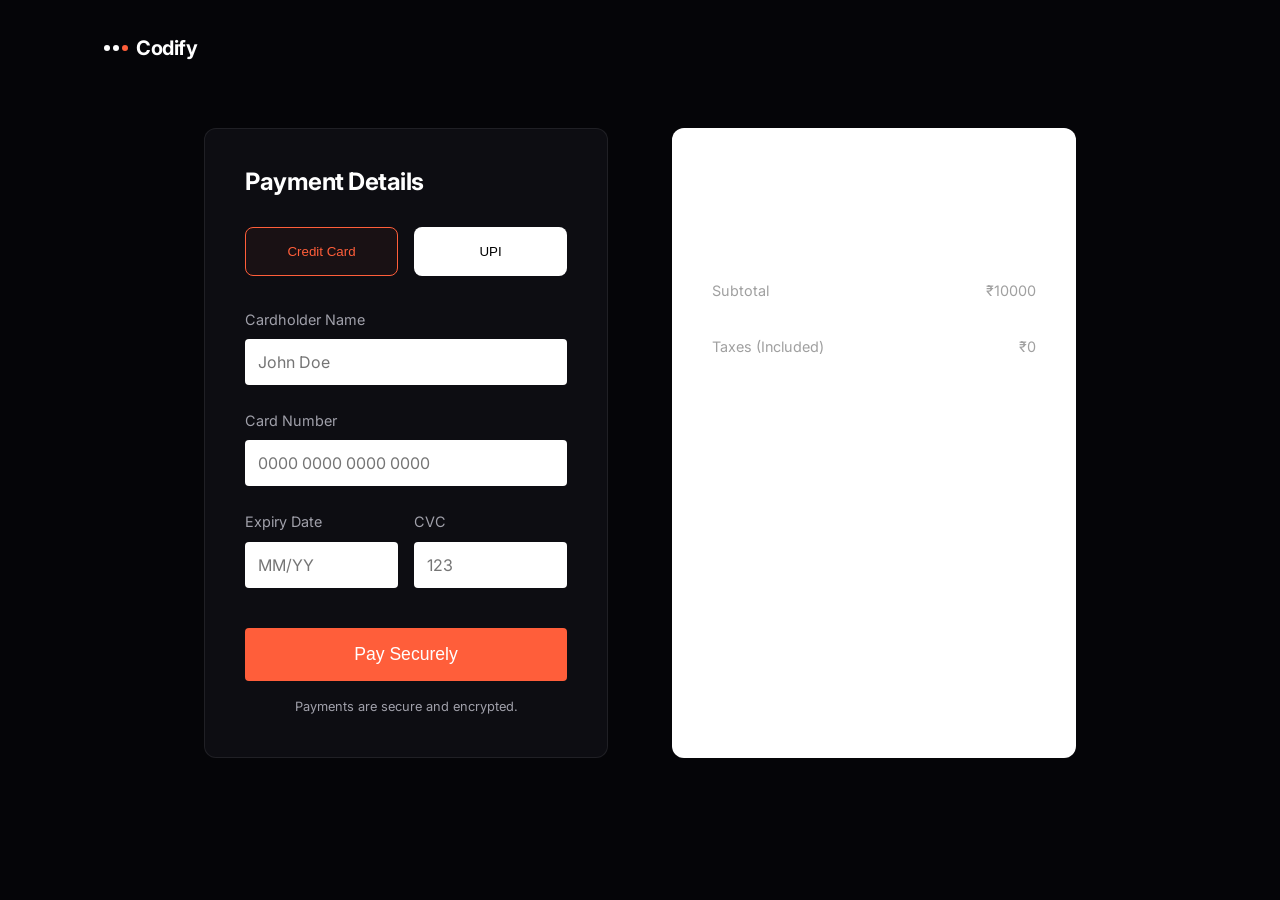
<file: checkout.html>
<!DOCTYPE html>
<html lang="en">
<head>
    <meta charset="UTF-8">
    <meta name="viewport" content="width=device-width, initial-scale=1.0">
    <title>Codify - Secure Checkout</title>
    <link rel="stylesheet" href="style.css">
    <link href="https://fonts.googleapis.com/css2?family=Inter:wght@300;400;500;600;700&display=swap" rel="stylesheet">
    <style>
        body { background-color: var(--bg-color); }
        .checkout-container {
            max-width: 1000px;
            margin: 4rem auto;
            padding: 0 5%;
            display: grid;
            grid-template-columns: 1fr 1fr;
            gap: 4rem;
        }
        @media (max-width: 768px) {
            .checkout-container { grid-template-columns: 1fr; }
        }
        .checkout-form {
            background: var(--card-bg);
            padding: 2.5rem;
            border-radius: 12px;
            border: 1px solid var(--border-color);
        }
        .order-summary {
            padding: 2.5rem;
            background: var(--text-primary);
            color: white;
            border-radius: 12px;
        }
        .form-group {
            margin-bottom: 1.5rem;
        }
        .form-group label {
            display: block;
            margin-bottom: 0.5rem;
            font-size: 0.9rem;
            color: var(--text-secondary);
        }
        .form-control {
            width: 100%;
            padding: 0.75rem;
            border: 1px solid var(--border-color);
            border-radius: 4px;
            font-family: inherit;
            font-size: 1rem;
        }
        .form-control:focus {
            outline: none;
            border-color: var(--accent-orange);
        }
        .payment-methods {
            display: flex;
            gap: 1rem;
            margin-bottom: 2rem;
            margin-top: 1rem;
        }
        .pm-btn {
            flex: 1;
            padding: 1rem;
            border: 1px solid var(--border-color);
            background: white;
            border-radius: 8px;
            cursor: pointer;
            font-weight: 500;
            transition: all 0.2s;
        }
        .pm-btn.active {
            border-color: var(--accent-orange);
            background: rgba(255, 94, 58, 0.05);
            color: var(--accent-orange);
        }
        .summary-row {
            display: flex;
            justify-content: space-between;
            margin-bottom: 1rem;
            padding-bottom: 1rem;
            border-bottom: 1px solid rgba(255,255,255,0.1);
        }
        .summary-total {
            font-size: 1.5rem;
            font-weight: 700;
            border-bottom: none;
            padding-bottom: 0;
            margin-top: 2rem;
        }
        
        /* Processing Overlay */
        .processing-overlay {
            position: fixed;
            top: 0; left: 0; right: 0; bottom: 0;
            background: rgba(255,255,255,0.9);
            display: flex;
            flex-direction: column;
            justify-content: center;
            align-items: center;
            z-index: 9999;
            opacity: 0;
            pointer-events: none;
            transition: opacity 0.3s;
        }
        .processing-overlay.active {
            opacity: 1;
            pointer-events: all;
        }
        .spinner {
            width: 50px;
            height: 50px;
            border: 3px solid var(--border-color);
            border-top-color: var(--accent-orange);
            border-radius: 50%;
            animation: spin 1s linear infinite;
            margin-bottom: 1rem;
        }
        @keyframes spin { 100% { transform: rotate(360deg); } }
    </style>
</head>
<body>
    <div class="container" style="padding-top: 2rem;">
        <div class="logo">
            <div class="logo-symbol">
                <span></span><span></span><span></span>
            </div>
            <span class="logo-text"><a href="index.html">Codify</a></span>
        </div>
    </div>

    <div class="checkout-container">
        <div class="checkout-form">
            <h2 style="margin-bottom: 2rem; font-size: 1.5rem;">Payment Details</h2>
            
            <div class="payment-methods">
                <button class="pm-btn active" data-method="card">Credit Card</button>
                <button class="pm-btn" data-method="upi">UPI</button>
            </div>

            <!-- Card Form -->
            <form id="paymentForm">
                <div id="cardFields">
                    <div class="form-group">
                        <label>Cardholder Name</label>
                        <input type="text" class="form-control" required placeholder="John Doe">
                    </div>
                    <div class="form-group">
                        <label>Card Number</label>
                        <input type="text" class="form-control" required placeholder="0000 0000 0000 0000">
                    </div>
                    <div style="display: flex; gap: 1rem;">
                        <div class="form-group" style="flex:1;">
                            <label>Expiry Date</label>
                            <input type="text" class="form-control" required placeholder="MM/YY">
                        </div>
                        <div class="form-group" style="flex:1;">
                            <label>CVC</label>
                            <input type="text" class="form-control" required placeholder="123">
                        </div>
                    </div>
                </div>

                <div id="upiFields" class="hidden">
                    <div class="form-group">
                        <label>UPI ID</label>
                        <input type="text" class="form-control" placeholder="username@bank">
                    </div>
                </div>

                <button type="submit" class="btn-primary" style="width: 100%; margin-top: 1rem; padding: 1rem; font-size: 1.1rem;">
                    Pay Securely
                </button>
                <p style="text-align: center; font-size: 0.8rem; color: var(--text-secondary); margin-top: 1rem;">
                    Payments are secure and encrypted.
                </p>
            </form>
        </div>

        <div class="order-summary">
            <h3 style="margin-bottom: 2rem; color: white;">Order Summary</h3>
            <div class="summary-row">
                <span id="planName">Starter Plan</span>
                <span id="planPrice">₹10000</span>
            </div>
            <div class="summary-row" style="color: #a0a0a0; font-size: 0.9rem;">
                <span>Subtotal</span>
                <span id="subTotal">₹10000</span>
            </div>
            <div class="summary-row" style="color: #a0a0a0; font-size: 0.9rem;">
                <span>Taxes (Included)</span>
                <span>₹0</span>
            </div>
            <div class="summary-row summary-total">
                <span>Total</span>
                <span id="totalPrice">₹10000</span>
            </div>
        </div>
    </div>

    <!-- Processing Overlay -->
    <div class="processing-overlay" id="overlay">
        <div class="spinner"></div>
        <h3 style="color: var(--text-primary);">Processing Payment...</h3>
        <p style="color: var(--text-secondary); margin-top: 0.5rem;">Please don't close this window.</p>
    </div>

    <script>
        const urlParams = new URLSearchParams(window.location.search);
        const plan = urlParams.get('plan') || 'starter';
        
        const plans = {
            'basic': { name: 'Basic Plan', price: '₹5000' },
            'starter': { name: 'Starter Plan', price: '₹10000' },
            'premium': { name: 'Premium Plan', price: '₹15000' }
        };
        
        const selectedPlan = plans[plan];
        document.getElementById('planName').textContent = selectedPlan.name;
        document.getElementById('planPrice').textContent = selectedPlan.price;
        document.getElementById('subTotal').textContent = selectedPlan.price;
        document.getElementById('totalPrice').textContent = selectedPlan.price;

        // Payment Method Toggle
        const pmBtns = document.querySelectorAll('.pm-btn');
        const cardFields = document.getElementById('cardFields');
        const upiFields = document.getElementById('upiFields');

        pmBtns.forEach(btn => {
            btn.addEventListener('click', () => {
                pmBtns.forEach(b => b.classList.remove('active'));
                btn.classList.add('active');
                
                if (btn.dataset.method === 'card') {
                    cardFields.classList.remove('hidden');
                    upiFields.classList.add('hidden');
                    cardFields.querySelectorAll('input').forEach(i => i.required = true);
                    upiFields.querySelectorAll('input').forEach(i => i.required = false);
                } else {
                    cardFields.classList.add('hidden');
                    upiFields.classList.remove('hidden');
                    cardFields.querySelectorAll('input').forEach(i => i.required = false);
                    upiFields.querySelectorAll('input').forEach(i => i.required = true);
                }
            });
        });

        // Form Submit Simulation
        document.getElementById('paymentForm').addEventListener('submit', (e) => {
            e.preventDefault();
            document.getElementById('overlay').classList.add('active');
            
            // Simulate API call and redirect
            setTimeout(() => {
                window.location.href = 'index.html?payment_success=true';
            }, 2500);
        });
    </script>
</body>
</html>
</file>
<file: style.css>
/* Core Variables - Ultimate Premium Dark Mode */
:root {
    --bg-color: #050508;
    --text-primary: #ffffff;
    --text-secondary: #a0a0aa;
    --accent-orange: #ff5e3a;
    --border-color: rgba(255, 255, 255, 0.08);
    --card-bg: #0d0d12;
    --font-main: 'Inter', sans-serif;
}

/* Elite CSS Custom Cursor */
@media (hover: hover) and (pointer: fine) {
    * {
        cursor: none !important;
    }
}
.custom-cursor {
    position: fixed; width: 45px; height: 45px; border: 1px solid rgba(255, 94, 58, 0.4); border-radius: 50%; pointer-events: none; z-index: 9999; transform: translate(-50%, -50%); transition: width 0.3s cubic-bezier(0.165, 0.84, 0.44, 1), height 0.3s cubic-bezier(0.165, 0.84, 0.44, 1), background-color 0.3s, border-color 0.3s, left 0.15s ease-out, top 0.15s ease-out;
    backdrop-filter: blur(2px);
}
.custom-cursor-dot {
    position: fixed; width: 8px; height: 8px; background-color: var(--accent-orange); border-radius: 50%; pointer-events: none; z-index: 10000; transform: translate(-50%, -50%); box-shadow: 0 0 15px rgba(255, 94, 58, 0.8); transition: left 0.05s linear, top 0.05s linear;
}
.custom-cursor.hovering {
    width: 65px; height: 65px; background-color: rgba(255, 94, 58, 0.05); border-color: rgba(255, 94, 58, 0.8);
}

/* Hide custom cursor completely on mobile/touch devices */
@media (hover: none), (pointer: coarse), (max-width: 768px) {
    .custom-cursor, .custom-cursor-dot {
        display: none !important;
    }
}

@keyframes twinkle { 0% { opacity: 0.1; } 100% { opacity: 0.9; } }
@keyframes float1 { 0% { transform: translate(0, 0) scale(1); } 100% { transform: translate(3vw, 3vw) scale(1.05); } }
@keyframes float2 { 0% { transform: translate(0, 0) scale(1); } 100% { transform: translate(-3vw, -3vw) scale(1.1); } }
/* Reset & Base Styles */
* {
    margin: 0;
    padding: 0;
    box-sizing: border-box;
}

body {
    font-family: var(--font-main);
    background-color: var(--bg-color);
    color: var(--text-primary);
    line-height: 1.6;
    -webkit-font-smoothing: antialiased;
}

a {
    text-decoration: none;
    color: inherit;
    transition: color 0.3s ease;
}

.hidden {
    display: none !important;
}

/* Navigation */
.navbar {
    display: flex;
    justify-content: space-between;
    align-items: center;
    padding: 1.5rem 5%;
    background-color: transparent;
    position: fixed;
    width: 100%;
    top: 0;
    z-index: 1000;
    transition: background-color 0.3s ease;
}

.navbar.scrolled {
    background-color: rgba(5, 5, 8, 0.85);
    backdrop-filter: blur(16px);
    border-bottom: 1px solid var(--border-color);
    box-shadow: 0 10px 40px rgba(0,0,0,0.5);
}

.logo {
    display: flex;
    align-items: center;
    gap: 0.5rem;
    font-weight: 700;
    font-size: 1.25rem;
    letter-spacing: -0.02em;
}

.logo-symbol {
    display: flex;
    gap: 3px;
}

.logo-symbol span {
    width: 6px;
    height: 6px;
    background-color: var(--text-primary);
    border-radius: 50%;
}

.logo-symbol span:last-child {
    background-color: var(--accent-orange);
}

.nav-links {
    display: flex;
    align-items: center;
    gap: 2rem;
    font-size: 0.9rem;
    font-weight: 500;
}

.nav-links a:hover {
    color: var(--accent-orange);
}

/* Buttons */
.btn-primary {
    background-color: var(--accent-orange);
    color: white;
    padding: 0.75rem 1.5rem;
    border-radius: 4px;
    font-weight: 500;
    border: none;
    cursor: pointer;
    transition: background-color 0.3s ease, transform 0.2s ease;
}

.btn-primary:hover {
    background-color: #e64a2e;
    color: white !important;
    transform: translateY(-2px);
}

.btn-outline {
    background-color: transparent;
    color: var(--text-primary);
    padding: 0.75rem 1.5rem;
    border-radius: 4px;
    font-weight: 500;
    border: 1px solid var(--border-color);
    cursor: pointer;
    transition: all 0.3s ease;
}

.btn-outline:hover {
    border-color: var(--text-primary);
    background-color: var(--text-primary);
    color: white;
}

/* Modal */
.modal {
    position: fixed;
    top: 0;
    left: 0;
    width: 100%;
    height: 100%;
    background-color: rgba(0, 0, 0, 0.5);
    backdrop-filter: blur(5px);
    display: flex;
    justify-content: center;
    align-items: center;
    z-index: 2000;
    opacity: 0;
    pointer-events: none;
    transition: opacity 0.3s ease;
}

.modal.active {
    opacity: 1;
    pointer-events: auto;
}

.modal-content {
    background-color: var(--card-bg);
    padding: 3rem;
    border-radius: 12px;
    width: 100%;
    max-width: 400px;
    position: relative;
    text-align: center;
    box-shadow: 0 20px 40px rgba(0,0,0,0.1);
    transform: translateY(20px);
    transition: transform 0.3s ease;
}

.modal.active .modal-content {
    transform: translateY(0);
}

.close-btn {
    position: absolute;
    top: 1rem;
    right: 1.5rem;
    font-size: 1.5rem;
    cursor: pointer;
    color: var(--text-secondary);
}

.modal-content h2 {
    margin-bottom: 0.5rem;
    font-size: 1.5rem;
}

.modal-content p {
    color: var(--text-secondary);
    margin-bottom: 2rem;
    font-size: 0.9rem;
}

.btn-google {
    display: flex;
    align-items: center;
    justify-content: center;
    gap: 10px;
    width: 100%;
    padding: 0.75rem;
    background-color: white;
    border: 1px solid var(--border-color);
    border-radius: 4px;
    font-family: var(--font-main);
    font-size: 1rem;
    font-weight: 500;
    cursor: pointer;
    transition: background-color 0.2s;
}

.btn-google:hover {
    background-color: #f1f1f1;
}

/* Typography Base */
h1, h2, h3, h4 {
    color: var(--text-primary);
    line-height: 1.1;
    letter-spacing: -0.02em;
}

.container {
    width: 100%;
    max-width: 1200px;
    margin: 0 auto;
    padding: 0 5%;
}

.section-title {
    font-size: 3rem;
    font-weight: 600;
    margin-bottom: 3rem;
    text-align: center;
}

.section-title-large {
    font-size: 4rem;
    font-weight: 700;
    margin-bottom: 1.5rem;
}

.section-subtitle {
    font-size: 1.25rem;
    color: var(--text-secondary);
    max-width: 600px;
    margin: 0 auto 4rem;
}

.section-label {
    font-size: 0.8rem;
    font-weight: 600;
    letter-spacing: 0.1em;
    color: var(--accent-orange);
    text-transform: uppercase;
    margin-bottom: 1rem;
}

.text-center { text-align: center; }
.text-left { text-align: left; }
.mt-lg { margin-top: 5rem; }

/* Hero Section */
.hero {
    min-height: 100vh;
    display: flex;
    align-items: center;
    padding-top: 80px;
}

.hero-container {
    max-width: 800px;
    margin: 0 auto;
    text-align: center;
}

.hero-title {
    font-size: clamp(3rem, 6vw, 5rem);
    font-weight: 400;
    margin-bottom: 1.5rem;
}

.hero-title span {
    font-style: italic;
    color: var(--accent-orange);
}

.hero-subtitle {
    font-size: 1.25rem;
    color: var(--text-secondary);
    margin-bottom: 3rem;
    max-width: 500px;
    margin-left: auto;
    margin-right: auto;
}

.hero-cta-group {
    display: flex;
    justify-content: center;
    gap: 1rem;
}

/* Philosophy Section */
.philosophy {
    padding: 8rem 0;
    background-color: var(--card-bg);
}

.philosophy-grid {
    display: grid;
    grid-template-columns: repeat(auto-fit, minmax(280px, 1fr));
    gap: 4rem;
    margin-top: 5rem;
}

.philosophy-grid h3 {
    font-size: 1.5rem;
    margin-bottom: 1rem;
}

.philosophy-grid p {
    color: var(--text-secondary);
    font-size: 1.1rem;
}

/* Services Section */
.services {
    padding: 8rem 0;
}

.services-header {
    text-align: left;
    margin-bottom: 3rem;
    border-bottom: 1px solid var(--border-color);
    padding-bottom: 2rem;
    position: relative;
}

.services-title {
    font-size: 2rem;
    margin-bottom: 0.5rem;
}

.services-desc {
    color: var(--text-secondary);
}

.accent-link {
    color: var(--accent-orange);
    font-weight: 600;
    font-size: 0.85rem;
    letter-spacing: 0.05em;
    text-transform: uppercase;
    position: absolute;
    right: 0;
    bottom: 2rem;
}

.services-list {
    display: grid;
    grid-template-columns: repeat(auto-fit, minmax(300px, 1fr));
    gap: 2rem;
    text-align: left;
}

.service-item {
    padding: 2.5rem;
    background-color: var(--card-bg);
    border-radius: 12px;
    transition: transform 0.3s ease, box-shadow 0.3s ease;
}

.service-item:hover {
    transform: translateY(-5px);
    box-shadow: 0 10px 30px rgba(0,0,0,0.05);
}

.service-icon {
    color: var(--accent-orange);
    margin-bottom: 1.5rem;
}

.service-item h4 {
    font-size: 1.25rem;
    margin-bottom: 1rem;
}

.service-item p {
    color: var(--text-secondary);
    margin-bottom: 1.5rem;
    font-size: 0.95rem;
}

.learn-more {
    font-size: 0.9rem;
    font-weight: 600;
    display: inline-flex;
    align-items: center;
    gap: 0.5rem;
}

.learn-more:hover {
    color: var(--accent-orange);
}

/* Portfolio Section */
.portfolio {
    padding: 8rem 0;
    background-color: var(--bg-color);
}

.portfolio-header {
    display: flex;
    justify-content: space-between;
    align-items: flex-end;
    margin-bottom: 4rem;
}

.portfolio-grid {
    display: grid;
    grid-template-columns: repeat(auto-fit, minmax(400px, 1fr));
    gap: 2rem;
}

.portfolio-card {
    height: 400px;
    border-radius: 12px;
    padding: 3rem;
    display: flex;
    flex-direction: column;
    justify-content: flex-end;
    transition: transform 0.4s cubic-bezier(0.165, 0.84, 0.44, 1);
    position: relative;
    overflow: hidden;
}

.portfolio-card::after {
    content: '';
    position: absolute;
    top: 0; left: 0; right: 0; bottom: 0;
    box-shadow: inset 0 -100px 50px -50px rgba(0,0,0,0.05);
}

.portfolio-card:hover {
    transform: translateY(-10px);
}

.portfolio-content {
    position: relative;
    z-index: 2;
}

.portfolio-card h3 {
    font-size: 2rem;
    margin-bottom: 0.5rem;
}

.portfolio-card p {
    color: var(--text-secondary);
    font-size: 0.9rem;
    text-transform: uppercase;
    letter-spacing: 0.05em;
}

/* Pricing Section */
.pricing {
    padding: 8rem 0;
    background-color: var(--card-bg);
}

.pricing-grid {
    display: grid;
    grid-template-columns: repeat(auto-fit, minmax(300px, 1fr));
    gap: 2rem;
    max-width: 1000px;
    margin: 0 auto;
}

.pricing-card {
    padding: 3rem;
    border-radius: 16px;
    border: 1px solid var(--border-color);
    background-color: var(--card-bg);
    display: flex;
    flex-direction: column;
    position: relative;
    transition: transform 0.3s ease, box-shadow 0.3s ease;
}

.pricing-card:hover {
    transform: translateY(-5px);
    box-shadow: 0 20px 40px rgba(0,0,0,0.05);
}

.pricing-card.recommended {
    border-color: var(--accent-orange);
    box-shadow: 0 10px 30px rgba(255, 94, 58, 0.1);
}

.recommended-badge {
    position: absolute;
    top: -12px;
    left: 50%;
    transform: translateX(-50%);
    background-color: var(--accent-orange);
    color: white;
    padding: 0.25rem 1rem;
    border-radius: 20px;
    font-size: 0.75rem;
    font-weight: 600;
    letter-spacing: 0.05em;
    text-transform: uppercase;
}

.pricing-card h3 {
    font-size: 1.25rem;
    margin-bottom: 1rem;
}

.price {
    font-size: 3rem;
    font-weight: 700;
    color: var(--text-primary);
    margin-bottom: 0.5rem;
}

.pricing-desc {
    color: var(--text-secondary);
    margin-bottom: 2rem;
    font-size: 0.95rem;
    min-height: 48px;
}

.pricing-features {
    list-style: none;
    margin-bottom: 3rem;
    flex-grow: 1;
    text-align: left;
}

.pricing-features li {
    padding: 0.75rem 0;
    border-bottom: 1px solid var(--border-color);
    color: var(--text-secondary);
    font-size: 0.95rem;
}

.pricing-features li:last-child {
    border-bottom: none;
}

.pricing-card .btn-outline,
.pricing-card .btn-primary {
    width: 100%;
}

/* FAQ Section */
.faq {
    padding: 8rem 0;
    background-color: var(--bg-color);
}

.faq-list {
    max-width: 800px;
    margin: 0 auto;
}

.faq-item {
    border-bottom: 1px solid var(--border-color);
}

.faq-question {
    width: 100%;
    text-align: left;
    background: none;
    border: none;
    padding: 2rem 0;
    font-size: 1.25rem;
    font-weight: 500;
    color: var(--text-primary);
    cursor: pointer;
    display: flex;
    justify-content: space-between;
    align-items: center;
    font-family: inherit;
}

.faq-icon {
    font-size: 1.5rem;
    color: var(--accent-orange);
    transition: transform 0.3s ease;
}

.faq-item.active .faq-icon {
    transform: rotate(45deg);
}

.faq-answer {
    max-height: 0;
    overflow: hidden;
    transition: max-height 0.3s ease;
}

.faq-answer p {
    padding-bottom: 2rem;
    color: var(--text-secondary);
    line-height: 1.7;
}

/* Final CTA */
.final-cta {
    padding: 10rem 0;
    background-color: var(--text-primary);
    color: white;
}

.final-cta h2 {
    color: white;
    font-size: clamp(2.5rem, 5vw, 4rem);
    margin-bottom: 1rem;
}

.final-cta p {
    color: #a0a0a0;
    font-size: 1.25rem;
}

/* Footer */
.footer {
    background-color: var(--card-bg);
    padding: 6rem 0 2rem;
}

.footer-container {
    display: flex;
    justify-content: space-between;
    flex-wrap: wrap;
    gap: 4rem;
    margin-bottom: 4rem;
}

.footer-brand {
    max-width: 300px;
}

.footer-brand p {
    color: var(--text-secondary);
    margin-top: 1rem;
    font-size: 0.9rem;
}

.footer-links {
    display: flex;
    gap: 4rem;
}

.footer-col {
    display: flex;
    flex-direction: column;
    gap: 1rem;
}

.footer-col h4 {
    font-size: 0.9rem;
    text-transform: uppercase;
    letter-spacing: 0.05em;
    color: var(--text-secondary);
    margin-bottom: 0.5rem;
}

.footer-col a {
    color: var(--text-primary);
    font-size: 0.95rem;
    font-weight: 500;
}

.footer-col a:hover {
    color: var(--accent-orange);
}

.footer-bottom {
    border-top: 1px solid var(--border-color);
    padding-top: 2rem;
    display: flex;
    justify-content: space-between;
    color: var(--text-secondary);
    font-size: 0.85rem;
}

.legal-links {
    display: flex;
    gap: 1.5rem;
}

.legal-links a:hover {
    color: var(--text-primary);
}

/* Dashboard Layout */
.dashboard-layout {
    display: flex;
    min-height: 100vh;
    background-color: var(--bg-color);
}

.dashboard-sidebar {
    width: 280px;
    background-color: var(--card-bg);
    border-right: 1px solid var(--border-color);
    display: flex;
    flex-direction: column;
    padding: 2rem;
    position: fixed;
    height: 100vh;
    left: 0;
    top: 0;
}

.dashboard-logo {
    margin-bottom: 4rem;
}

.dashboard-nav {
    display: flex;
    flex-direction: column;
    gap: 0.5rem;
    flex-grow: 1;
}

.dashboard-nav a {
    display: flex;
    align-items: center;
    gap: 1rem;
    padding: 0.75rem 1rem;
    border-radius: 8px;
    color: var(--text-secondary);
    font-weight: 500;
    transition: all 0.2s;
}

.dashboard-nav a:hover, .dashboard-nav a.active {
    background-color: rgba(255, 94, 58, 0.05);
    color: var(--accent-orange);
}

.dashboard-user {
    display: flex;
    align-items: center;
    gap: 1rem;
    padding-top: 1.5rem;
    border-top: 1px solid var(--border-color);
    margin-top: auto;
}

.user-avatar {
    width: 40px;
    height: 40px;
    background-color: var(--text-primary);
    color: white;
    border-radius: 50%;
    display: flex;
    align-items: center;
    justify-content: center;
    font-weight: 600;
    font-size: 0.9rem;
}

.user-info {
    flex-grow: 1;
}

.user-name {
    font-weight: 600;
    font-size: 0.9rem;
}

.user-email {
    font-size: 0.8rem;
    color: var(--text-secondary);
}

/* Premium Reveal Animations */
.reveal {
    opacity: 0;
    transform: translateY(40px);
    transition: all 0.8s cubic-bezier(0.165, 0.84, 0.44, 1);
}
.reveal.active {
    opacity: 1;
    transform: translateY(0);
}
.reveal-1 { transition-delay: 0.1s; }
.reveal-2 { transition-delay: 0.2s; }
.reveal-3 { transition-delay: 0.3s; }

.logout-btn {
    background: none;
    border: none;
    color: var(--text-secondary);
    cursor: pointer;
    padding: 0.5rem;
    border-radius: 4px;
    transition: color 0.2s, background-color 0.2s;
}

.logout-btn:hover {
    color: var(--accent-orange);
    background-color: rgba(255, 94, 58, 0.05);
}

.dashboard-main {
    flex-grow: 1;
    margin-left: 280px;
    padding: 3rem;
    max-width: 1200px;
}

/* Dashboard Views */
.dashboard-header {
    margin-bottom: 3rem;
    display: flex;
    justify-content: space-between;
    align-items: center;
}

.dashboard-header h1 {
    font-size: 2rem;
}

.dashboard-card {
    background-color: var(--card-bg);
    border: 1px solid var(--border-color);
    border-radius: 12px;
    padding: 2rem;
    margin-bottom: 2rem;
}

.dashboard-stats {
    display: grid;
    grid-template-columns: repeat(auto-fit, minmax(200px, 1fr));
    gap: 2rem;
    margin-bottom: 3rem;
}

.stat-card {
    background-color: var(--card-bg);
    border: 1px solid var(--border-color);
    border-radius: 12px;
    padding: 1.5rem;
}

.stat-label {
    color: var(--text-secondary);
    font-size: 0.9rem;
    margin-bottom: 0.5rem;
    text-transform: uppercase;
    letter-spacing: 0.05em;
}

.stat-value {
    font-size: 2rem;
    font-weight: 700;
}

/* Invoices Table */
.invoice-table {
    width: 100%;
    border-collapse: collapse;
}

.invoice-table th, .invoice-table td {
    padding: 1rem;
    text-align: left;
    border-bottom: 1px solid var(--border-color);
}

.invoice-table th {
    color: var(--text-secondary);
    font-weight: 500;
    font-size: 0.9rem;
}

.status-badge {
    padding: 0.25rem 0.75rem;
    border-radius: 20px;
    font-size: 0.8rem;
    font-weight: 600;
}

.status-paid {
    background-color: rgba(52, 168, 83, 0.1);
    color: #34A853;
}

.status-pending {
    background-color: rgba(251, 188, 5, 0.1);
    color: #fbbc05;
}
</file>
